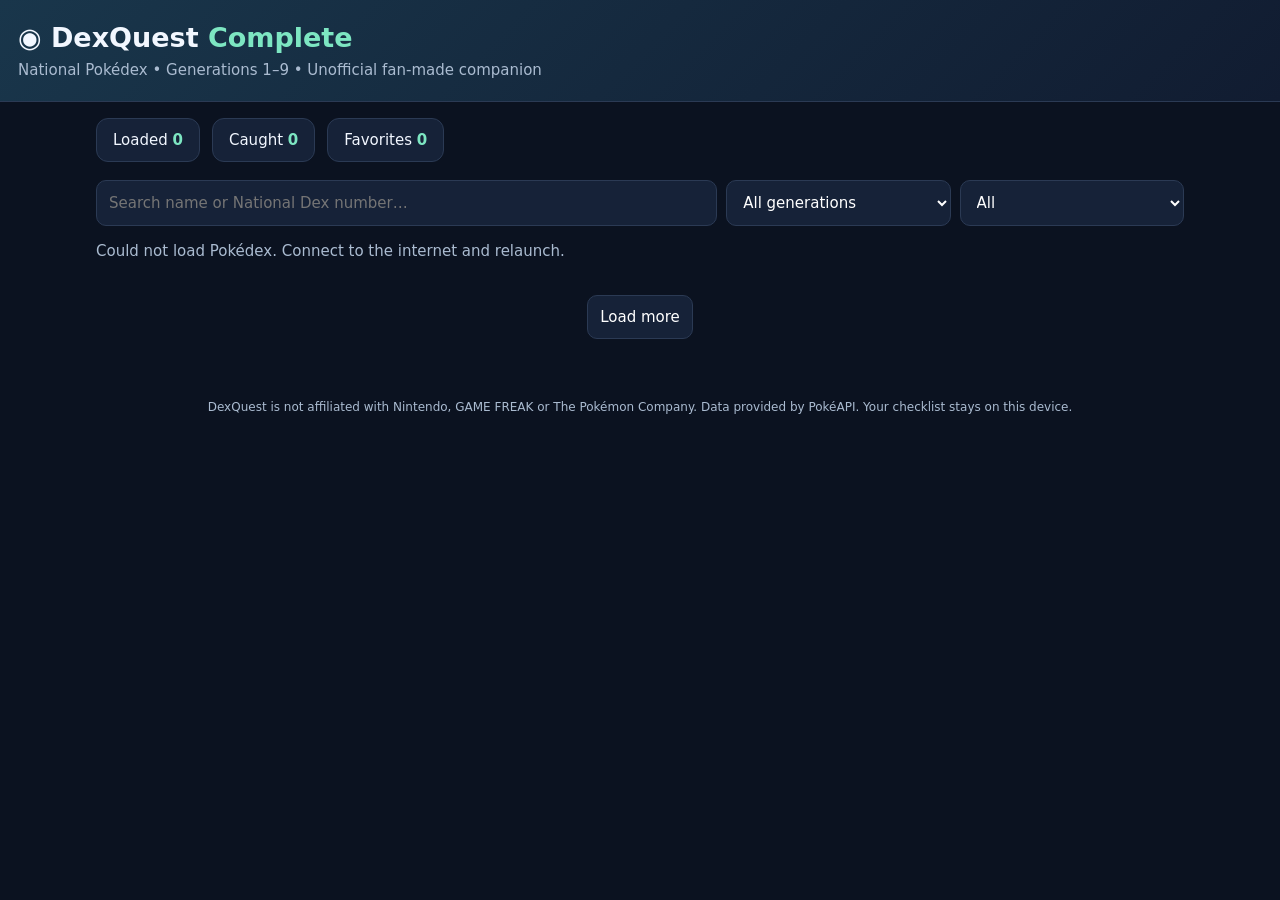
<file: complete-pokedex/app/src/main/assets/index.html>
<!doctype html>
<html lang="en"><head><meta charset="utf-8"><meta name="viewport" content="width=device-width, initial-scale=1">
<meta name="theme-color" content="#0b1220"><title>DexQuest Complete</title>
<style>
:root{color-scheme:dark;--bg:#0b1220;--panel:#162238;--line:#2b3a54;--muted:#aabbd0;--accent:#7de6c2}
*{box-sizing:border-box}body{margin:0;background:var(--bg);color:#f2f7ff;font:15px system-ui,-apple-system,sans-serif}header{padding:22px 18px;background:linear-gradient(135deg,#19364b,#111c31);border-bottom:1px solid var(--line)}h1{margin:0 0 8px;font-size:27px}header p{color:var(--muted);margin:0}main{max-width:1120px;margin:auto;padding:16px}.toolbar{display:flex;flex-wrap:wrap;gap:9px;margin-bottom:16px}input,select,button{background:var(--panel);border:1px solid var(--line);color:white;border-radius:10px;padding:12px;font:inherit}input{flex:3;min-width:180px}select{flex:1;min-width:130px}button{cursor:pointer}.stats{display:flex;gap:12px;flex-wrap:wrap;margin-bottom:18px}.stat{background:var(--panel);border:1px solid var(--line);padding:12px 16px;border-radius:12px}.stat b{color:var(--accent)}.cards{display:grid;grid-template-columns:repeat(auto-fill,minmax(155px,1fr));gap:12px}.card{border:1px solid var(--line);border-radius:16px;padding:12px;background:var(--panel);text-align:center}.card img{width:110px;height:110px;object-fit:contain}.card h3{font-size:16px;margin:5px 0}.number{color:var(--muted);font-size:12px}.type{display:inline-block;border-radius:20px;background:#29455e;padding:4px 9px;margin:4px 2px;font-size:11px}.controls{display:flex;gap:5px;justify-content:center;margin-top:10px}.controls button{font-size:12px;padding:7px}.active{background:#236b55;color:white}.muted{color:var(--muted)}dialog{background:var(--panel);color:#f2f7ff;border:1px solid var(--line);border-radius:16px;max-width:430px;width:94%;max-height:85vh;overflow:auto}dialog::backdrop{background:#000b}.detail{line-height:1.8}.close{float:right}#loadmore{display:block;margin:20px auto}footer{text-align:center;color:var(--muted);font-size:12px;padding:25px}
</style></head><body>
<header><h1>◉ DexQuest <span style="color:#7de6c2">Complete</span></h1><p>National Pokédex • Generations 1–9 • Unofficial fan-made companion</p></header>
<main><div class="stats"><div class="stat">Loaded <b id="total">0</b></div><div class="stat">Caught <b id="caughtCount">0</b></div><div class="stat">Favorites <b id="favoriteCount">0</b></div></div>
<div class="toolbar"><input id="search" placeholder="Search name or National Dex number…" aria-label="Search"><select id="generation" aria-label="Generation"><option value="0">All generations</option><option value="1">Kanto (1)</option><option value="2">Johto (2)</option><option value="3">Hoenn (3)</option><option value="4">Sinnoh (4)</option><option value="5">Unova (5)</option><option value="6">Kalos (6)</option><option value="7">Alola (7)</option><option value="8">Galar (8)</option><option value="9">Paldea (9)</option></select><select id="status" aria-label="Status"><option value="all">All</option><option value="caught">Caught</option><option value="missing">Missing</option><option value="favorite">Favorites</option></select></div>
<p id="message" class="muted">Loading species list from PokéAPI… Internet required for first fetch.</p><section id="cards" class="cards"></section><button id="loadmore" hidden>Load more</button></main>
<dialog id="detail"><button class="close" id="close">Close ×</button><div id="detailContent"></div></dialog>
<footer>DexQuest is not affiliated with Nintendo, GAME FREAK or The Pokémon Company. Data provided by PokéAPI. Your checklist stays on this device.</footer>
<script>
'use strict';
const MAX=1025, PAGE=60, BOUNDS=[0,151,251,386,493,649,721,809,905,1025];
const el=id=>document.getElementById(id);
function load(name){try{return new Set(JSON.parse(localStorage.getItem('dexquest-complete-'+name)||'[]'))}catch(e){return new Set()}}
const caught=load('caught'), favorites=load('favorites');
let species=[],filtered=[],visible=0,selected=null;
function store(name,set){localStorage.setItem('dexquest-complete-'+name,JSON.stringify([...set]))}
function number(id){return '#'+String(id).padStart(4,'0')}
function label(name){return name.split('-').map(p=>p[0].toUpperCase()+p.slice(1)).join(' ')}
function sprite(id){return 'https://raw.githubusercontent.com/PokeAPI/sprites/master/sprites/pokemon/other/official-artwork/'+id+'.png'}
function generation(id){return BOUNDS.findIndex((max,index)=>index>0&&id<=max)}
function updateStats(){el('total').textContent=species.length;el('caughtCount').textContent=caught.size;el('favoriteCount').textContent=favorites.size}
function toggle(set,key,id){set.has(id)?set.delete(id):set.add(id);store(key,set);updateStats();filter()}
function card(mon){
 const div=document.createElement('article');div.className='card';
 const img=document.createElement('img');img.loading='lazy';img.alt=label(mon.name);img.src=sprite(mon.id);
 const num=document.createElement('div');num.className='number';num.textContent=number(mon.id)+' • Gen '+generation(mon.id);
 const title=document.createElement('h3');title.textContent=label(mon.name);
 const controls=document.createElement('div');controls.className='controls';
 const catchBtn=document.createElement('button');catchBtn.textContent=caught.has(mon.id)?'✓ Caught':'○ Catch';catchBtn.className=caught.has(mon.id)?'active':'';
 catchBtn.onclick=()=>toggle(caught,'caught',mon.id);
 const favBtn=document.createElement('button');favBtn.textContent=favorites.has(mon.id)?'★':'☆';favBtn.ariaLabel='Toggle favorite';favBtn.className=favorites.has(mon.id)?'active':'';
 favBtn.onclick=()=>toggle(favorites,'favorites',mon.id);
 const info=document.createElement('button');info.textContent='Details';info.onclick=()=>details(mon);
 controls.append(catchBtn,favBtn,info);div.append(img,num,title,controls);return div;
}
function appendPage(){let end=Math.min(visible+PAGE,filtered.length);const fragment=document.createDocumentFragment();for(let i=visible;i<end;i++)fragment.appendChild(card(filtered[i]));el('cards').appendChild(fragment);visible=end;el('loadmore').hidden=visible>=filtered.length}
function filter(){
 const q=el('search').value.trim().toLowerCase(),gen=Number(el('generation').value),status=el('status').value;
 filtered=species.filter(m=>(!q||m.name.includes(q)||number(m.id).includes(q)||String(m.id)===q)&&(!gen||generation(m.id)===gen)&&(status==='all'||status==='caught'&&caught.has(m.id)||status==='missing'&&!caught.has(m.id)||status==='favorite'&&favorites.has(m.id)));
 visible=0;el('cards').replaceChildren();appendPage();el('message').textContent=filtered.length+' Pokémon found';
}
async function details(mon){
 selected=mon;el('detailContent').textContent='Loading…';el('detail').showModal();
 try{
  const res=await fetch('https://pokeapi.co/api/v2/pokemon/'+mon.id+'/');
  if(!res.ok)throw Error('HTTP '+res.status);
  const p=await res.json();if(selected!==mon)return;
  const body=document.createElement('div');body.className='detail';
  const img=document.createElement('img');img.src=sprite(mon.id);img.alt=label(mon.name);img.style.cssText='width:160px;height:160px;object-fit:contain;display:block;margin:auto';
  const h=document.createElement('h2');h.textContent=number(mon.id)+' '+label(mon.name);
  const type=document.createElement('p');type.textContent='Types: '+p.types.map(x=>label(x.type.name)).join(', ');
  const dimension=document.createElement('p');dimension.textContent='Height: '+(p.height/10)+' m • Weight: '+(p.weight/10)+' kg';
  const stats=document.createElement('p');stats.textContent=p.stats.map(s=>label(s.stat.name)+': '+s.base_stat).join(' • ');
  const abilities=document.createElement('p');abilities.textContent='Abilities: '+p.abilities.map(x=>label(x.ability.name)).join(', ');
  body.append(img,h,type,dimension,abilities,stats);el('detailContent').replaceChildren(body);
 }catch(e){el('detailContent').textContent='Details unavailable offline. Check your network connection.'}
}
async function init(){
 try{
  const response=await fetch('https://pokeapi.co/api/v2/pokemon-species?limit='+MAX+'&offset=0');
  if(!response.ok)throw Error('HTTP '+response.status);
  const data=await response.json();species=data.results.map((m,i)=>({id:i+1,name:m.name}));localStorage.setItem('dexquest-complete-species',JSON.stringify(species));
 }catch(e){try{species=JSON.parse(localStorage.getItem('dexquest-complete-species')||'[]')}catch(_){species=[]}}
 updateStats();filter();
 if(!species.length)el('message').textContent='Could not load Pokédex. Connect to the internet and relaunch.';
}
['search','generation','status'].forEach(id=>el(id).addEventListener(id==='search'?'input':'change',filter));
el('loadmore').onclick=appendPage;el('close').onclick=()=>el('detail').close();
window.dexBack=()=>{if(el('detail').open){el('detail').close();return true}return false};
init();
</script></body></html>
</file>
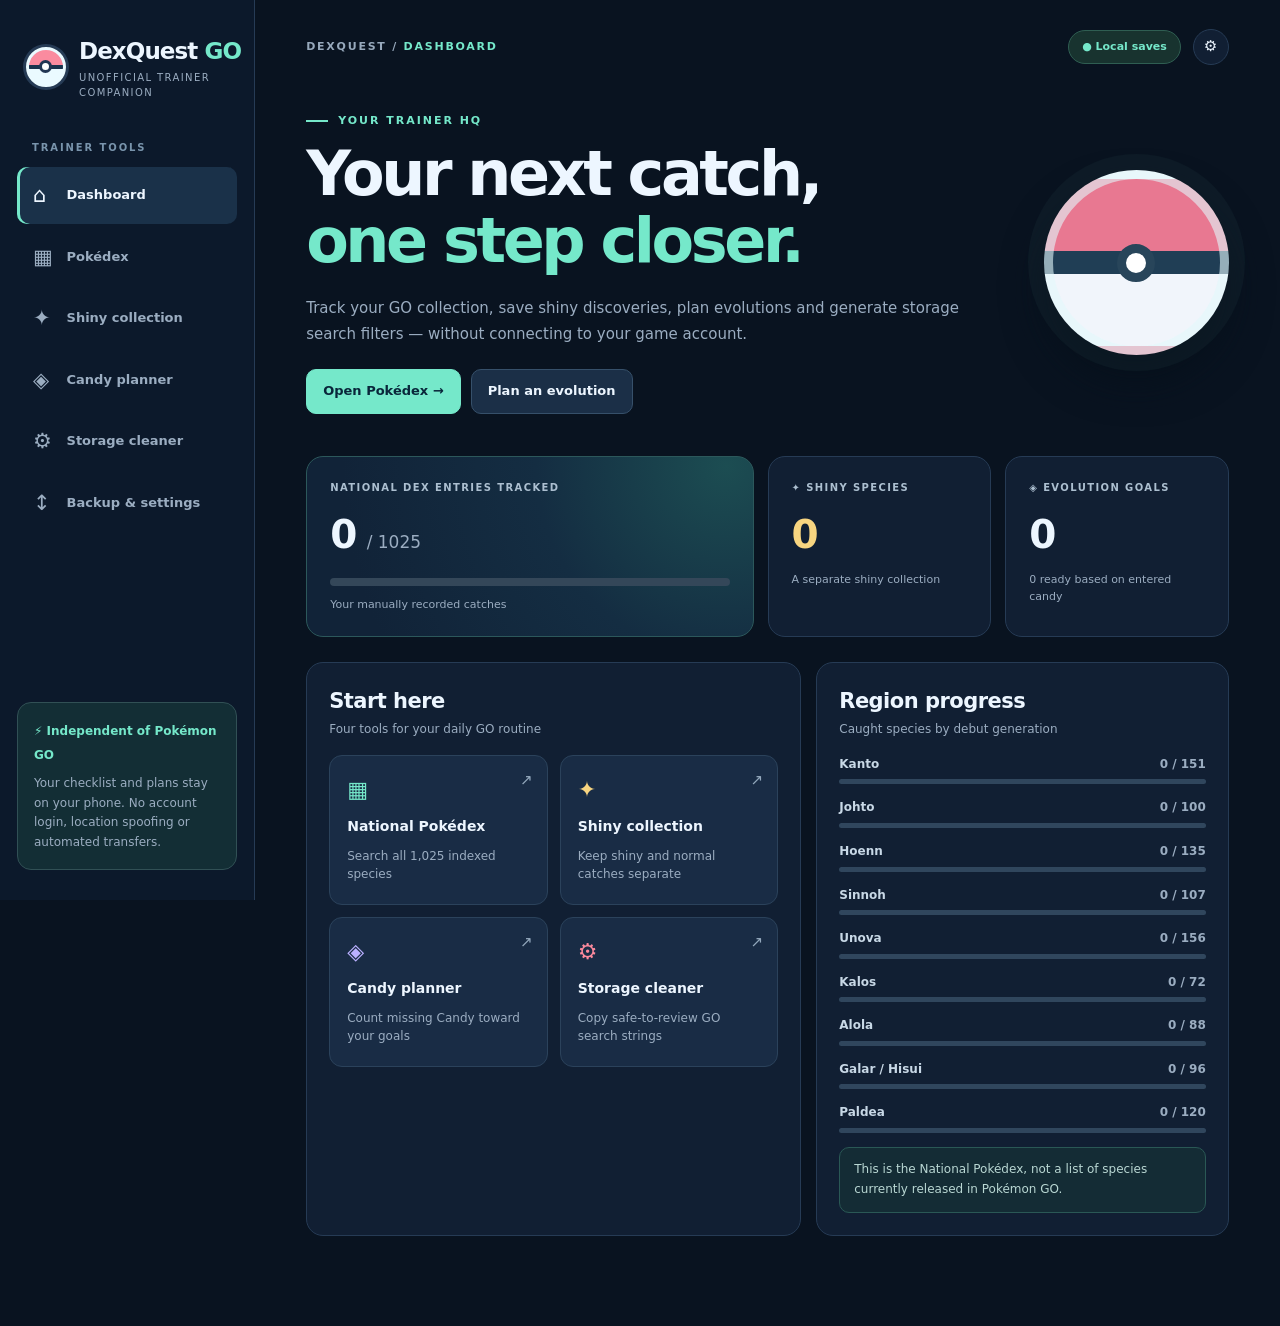
<file: DexQuest-GO/app/src/main/assets/index.html>
<!doctype html>
<html lang="en">
<head>
  <meta charset="UTF-8">
  <meta name="viewport" content="width=device-width, initial-scale=1, viewport-fit=cover">
  <meta name="theme-color" content="#091320">
  <meta name="description" content="DexQuest GO: an offline Pokémon GO companion for collection, shiny tracking, evolution goals and safer storage searches.">
  <meta http-equiv="Content-Security-Policy" content="default-src 'none'; script-src 'self'; style-src 'self' 'unsafe-inline'; img-src 'self' data: https://raw.githubusercontent.com; connect-src 'none'; base-uri 'none'; form-action 'none'; object-src 'none'">
  <title>DexQuest GO</title>
  <link rel="stylesheet" href="styles.css">
  <script defer src="species.js"></script>
  <script defer src="app.js"></script>
</head>
<body>
<div class="app-shell">
  <aside class="sidebar">
    <div class="brand"><div class="brand-ball" aria-hidden="true"><i></i></div><div><strong>DexQuest <em>GO</em></strong><span>Unofficial trainer companion</span></div></div>
    <div class="nav-label">TRAINER TOOLS</div>
    <nav class="desktop-nav" id="side-nav" aria-label="Main navigation">
      <button class="nav-btn selected" data-page="home"><span>⌂</span> Dashboard</button>
      <button class="nav-btn" data-page="dex"><span>▦</span> Pokédex</button>
      <button class="nav-btn" data-page="shiny"><span>✦</span> Shiny collection</button>
      <button class="nav-btn" data-page="planner"><span>◈</span> Candy planner</button>
      <button class="nav-btn" data-page="storage"><span>⚙</span> Storage cleaner</button>
      <button class="nav-btn" data-page="settings"><span>↕</span> Backup & settings</button>
    </nav>
    <div class="side-note"><strong>⚡ Independent of Pokémon GO</strong><p>Your checklist and plans stay on your phone. No account login, location spoofing or automated transfers.</p></div>
  </aside>
  <main class="main" id="main">
    <header class="topbar"><div><div class="breadcrumb">DEXQUEST / <span id="breadcrumb-page">DASHBOARD</span></div><div class="mobile-wordmark">DEXQUEST <span>GO</span></div></div><div class="top-actions"><span class="offline-pill">● Local saves</span><button class="top-settings" data-page="settings" aria-label="Open settings">⚙</button></div></header>

    <section class="page active" id="page-home" aria-label="Dashboard">
      <div class="hero"><div><div class="eyebrow">YOUR TRAINER HQ</div><h1>Your next catch,<br><span>one step closer.</span></h1><p>Track your GO collection, save shiny discoveries, plan evolutions and generate storage search filters — without connecting to your game account.</p><div class="hero-buttons"><button class="btn main-btn" data-page="dex">Open Pokédex →</button><button class="btn ghost-btn" data-page="planner">Plan an evolution</button></div></div><div class="hero-ball" aria-hidden="true"><div class="hero-ball-middle"></div></div></div>
      <div class="stats-grid">
        <div class="stat-card highlight"><div class="stat-label">NATIONAL DEX ENTRIES TRACKED</div><div class="stat-number" id="stat-caught">0 <small>/ 1025</small></div><div class="progress-track"><div id="progress-caught" class="progress-fill"></div></div><div class="stat-foot">Your manually recorded catches</div></div>
        <div class="stat-card"><div class="stat-label">✦ SHINY SPECIES</div><div class="stat-number shiny-num" id="stat-shiny">0</div><div class="stat-foot">A separate shiny collection</div></div>
        <div class="stat-card"><div class="stat-label">◈ EVOLUTION GOALS</div><div class="stat-number" id="stat-goals">0</div><div class="stat-foot" id="stat-goals-foot">0 ready based on entered candy</div></div>
      </div>
      <div class="two-column"><div class="panel"><div class="panel-title"><div><h2>Start here</h2><p>Four tools for your daily GO routine</p></div></div><div class="feature-grid">
        <button class="feature-card" data-page="dex"><span class="feature-ico mint">▦</span><strong>National Pokédex</strong><small>Search all 1,025 indexed species</small><span class="go-arrow">↗</span></button>
        <button class="feature-card" data-page="shiny"><span class="feature-ico gold">✦</span><strong>Shiny collection</strong><small>Keep shiny and normal catches separate</small><span class="go-arrow">↗</span></button>
        <button class="feature-card" data-page="planner"><span class="feature-ico violet">◈</span><strong>Candy planner</strong><small>Count missing Candy toward your goals</small><span class="go-arrow">↗</span></button>
        <button class="feature-card" data-page="storage"><span class="feature-ico coral">⚙</span><strong>Storage cleaner</strong><small>Copy safe-to-review GO search strings</small><span class="go-arrow">↗</span></button>
      </div></div><div class="panel progress-panel"><div class="panel-title"><div><h2>Region progress</h2><p>Caught species by debut generation</p></div></div><div id="region-progress"></div><div class="panel-hint">This is the National Pokédex, not a list of species currently released in Pokémon GO.</div></div></div>
    </section>

    <section class="page" id="page-dex" aria-label="National Pokédex">
      <div class="section-intro"><div class="eyebrow">SMART POKÉDEX</div><h1>Catch them <span>all.</span></h1><p>Mark Pokémon as caught, add them to your shiny collection, and search across nine generations.</p></div>
      <div class="panel dex-panel"><div class="filter-bar"><label class="field grow"><span>SEARCH</span><input type="search" id="dex-search" placeholder="Name or National Dex number…" autocomplete="off"></label><label class="field"><span>GENERATION</span><select id="dex-gen"><option value="all">All generations</option><option value="1">Kanto · Gen 1</option><option value="2">Johto · Gen 2</option><option value="3">Hoenn · Gen 3</option><option value="4">Sinnoh · Gen 4</option><option value="5">Unova · Gen 5</option><option value="6">Kalos · Gen 6</option><option value="7">Alola · Gen 7</option><option value="8">Galar/Hisui · Gen 8</option><option value="9">Paldea · Gen 9</option></select></label><label class="field"><span>STATUS</span><select id="dex-status"><option value="all">All</option><option value="caught">Caught</option><option value="missing">Not caught</option><option value="shiny">Shiny</option></select></label></div><div class="results-head"><span id="dex-count">0 Pokémon</span><span>Tap ✓ to mark caught, ✦ for shiny</span></div><div class="pokemon-grid" id="dex-grid"></div><div class="load-container"><button class="btn ghost-btn" id="dex-more">Load more Pokémon ↓</button></div></div>
    </section>

    <section class="page" id="page-shiny" aria-label="Shiny collection">
      <div class="section-intro"><div class="eyebrow golden">SHINY HUNTER</div><h1>A little <span>sparkle.</span></h1><p>Shiny Pokémon have their own checklist. Marking a shiny also marks its species as caught.</p></div>
      <div class="stats-grid shiny-stats"><div class="stat-card"><div class="stat-label">SHINY SPECIES RECORDED</div><div class="stat-number shiny-num" id="shiny-total">0</div></div><div class="stat-card"><div class="stat-label">SHINY RATE IN YOUR SPECIES CHECKLIST</div><div class="stat-number" id="shiny-progress">0%</div></div></div>
      <div class="panel dex-panel"><div class="filter-bar"><label class="field grow"><span>SEARCH</span><input type="search" id="shiny-search" placeholder="Search Pokémon…" autocomplete="off"></label><label class="field"><span>GENERATION</span><select id="shiny-gen"><option value="all">All generations</option><option value="1">Kanto</option><option value="2">Johto</option><option value="3">Hoenn</option><option value="4">Sinnoh</option><option value="5">Unova</option><option value="6">Kalos</option><option value="7">Alola</option><option value="8">Galar/Hisui</option><option value="9">Paldea</option></select></label><label class="field"><span>VIEW</span><select id="shiny-status"><option value="all">All species</option><option value="shiny">My shinies</option><option value="missing">Not shiny yet</option></select></label></div><div class="results-head"><span id="shiny-count">0 Pokémon</span><span>✦ = Shiny registered</span></div><div class="pokemon-grid" id="shiny-grid"></div><div class="load-container"><button class="btn ghost-btn" id="shiny-more">Load more Pokémon ↓</button></div></div>
    </section>

    <section class="page" id="page-planner" aria-label="Evolution and Candy planner">
      <div class="section-intro"><div class="eyebrow purple">EVOLUTION LAB</div><h1>Plan the next <span>evolution.</span></h1><p>Choose a Pokémon, set your Candy requirement, and track how much more you need. Special items and Buddy tasks go in Notes.</p></div>
      <div class="two-column planner-layout"><div class="panel"><div class="panel-title"><div><h2 id="goal-form-title">New evolution goal</h2><p>Costs are editable — always confirm in Pokémon GO.</p></div></div>
        <form id="goal-form" autocomplete="off">
          <label class="field"><span>POKÉMON</span><input id="goal-species" list="species-options" required placeholder="e.g. Magikarp or #129"><datalist id="species-options"></datalist></label>
          <label class="field"><span>TARGET EVOLUTION</span><input id="goal-target" maxlength="80" required placeholder="e.g. Gyarados"></label>
          <div class="form-grid"><label class="field"><span>CANDY NEEDED</span><input id="goal-cost" type="number" min="0" max="1000000" required placeholder="400"></label><label class="field"><span>CANDY YOU HAVE</span><input id="goal-have" type="number" min="0" max="1000000" required value="0"></label></div>
          <label class="field"><span>ITEM / QUEST / NOTES (OPTIONAL)</span><textarea id="goal-note" rows="3" maxlength="300" placeholder="Evolution item, buddy distance, trade bonus, special condition…"></textarea></label>
          <div class="form-actions"><button type="submit" class="btn main-btn" id="goal-submit">Add evolution goal</button><button type="button" class="btn ghost-btn hidden" id="cancel-edit">Cancel edit</button></div>
        </form>
        <div class="tip-card">◈ Select a name such as Magikarp, Eevee or Bulbasaur to see an editable example evolution cost. Not all evolutions use Candy alone.</div>
      </div><div class="panel"><div class="panel-title"><div><h2>Your candy goals</h2><p id="goals-summary">No goals yet</p></div></div><div id="goals-list" class="goals-list"></div></div></div>
    </section>

    <section class="page" id="page-storage" aria-label="Storage cleaner">
      <div class="section-intro"><div class="eyebrow coral">STORAGE HELPER</div><h1>Find space. <span>Keep favorites.</span></h1><p>Build a Pokémon GO inventory search query, copy it, and inspect the matches yourself. This app never transfers Pokémon.</p></div>
      <div class="two-column storage-layout"><div class="panel"><div class="panel-title"><div><h2>Build a review filter</h2><p>Start conservative, then customize</p></div></div>
      <div class="option-set"><h3>Narrow results</h3><label class="toggle-row"><input type="checkbox" id="storage-low" checked><span>Exclude 3★ and 4★ appraisal Pokémon <small>Shows likely 0–2★ candidates</small></span></label><label class="toggle-row"><input type="checkbox" id="storage-recent"><span>Only caught within 24 hours (age0)</span></label></div>
      <div class="option-set"><h3>Exclude special Pokémon</h3><div class="toggle-grid"><label class="toggle-row"><input type="checkbox" id="ex-shiny" checked><span>Shiny</span></label><label class="toggle-row"><input type="checkbox" id="ex-legendary" checked><span>Legendary</span></label><label class="toggle-row"><input type="checkbox" id="ex-mythical" checked><span>Mythical</span></label><label class="toggle-row"><input type="checkbox" id="ex-lucky" checked><span>Lucky</span></label><label class="toggle-row"><input type="checkbox" id="ex-favorite" checked><span>Favorite</span></label><label class="toggle-row"><input type="checkbox" id="ex-shadow" checked><span>Shadow</span></label><label class="toggle-row"><input type="checkbox" id="ex-costume" checked><span>Costume</span></label><label class="toggle-row"><input type="checkbox" id="ex-defender" checked><span>Gym defender</span></label></div></div><button class="btn ghost-btn" id="storage-reset">Restore conservative defaults</button></div>
      <div class="panel query-panel"><div class="panel-title"><div><h2>Ready to paste</h2><p>Pokémon GO → Pokémon Storage → search</p></div></div><div class="query-value" id="storage-query" aria-live="polite"></div><div class="query-buttons"><button class="btn main-btn" id="copy-query">Copy GO search string</button><button class="btn ghost-btn" id="share-query">Share text</button></div><div class="hint-warning"><strong>⚠ Review matches before transferring.</strong><p>GO search filters are not a guarantee that a Pokémon is disposable. Check event backgrounds, PvP IVs, legacy moves, trades and sentimental Pokémon individually.</p></div><div class="presets"><h3>Useful searches</h3><button class="preset" data-query="evolvenew">New evolutions <span>evolvenew ⧉</span></button><button class="preset" data-query="tradeevolve">Trade evolutions <span>tradeevolve ⧉</span></button><button class="preset" data-query="4*">Perfect appraisal <span>4* ⧉</span></button><button class="preset" data-query="shiny">Your shinies <span>shiny ⧉</span></button></div></div></div>
    </section>

    <section class="page" id="page-settings" aria-label="Settings and backup">
      <div class="section-intro"><div class="eyebrow">LOCAL FIRST</div><h1>Keep your <span>progress.</span></h1><p>Your collection and candy goals are saved automatically on this device. Make a JSON backup before uninstalling, clearing app data or changing phones.</p></div>
      <div class="panel settings-panel"><h2>Backup & restore</h2><p>Export your DexQuest GO checklist, Shiny collection and Candy goals into one JSON file. Restore it on any DexQuest GO installation.</p><div class="form-actions"><button class="btn main-btn" id="export-button">↓ Export JSON backup</button><button class="btn ghost-btn" id="import-button">↑ Import JSON backup</button><input type="file" accept=".json,application/json" id="import-file" class="visually-hidden"></div><div class="tip-card">FireRed and Pokémon GO are different games: old FireRed catches are <strong>not</strong> imported as Pokémon GO catches.</div><hr><h2>Reset DexQuest GO</h2><p>Deletes local GO catch marks, shiny marks and evolution goals. Export a backup first.</p><button class="btn danger-btn" id="reset-button">Clear all local data</button><hr><h2>About the Pokédex</h2><p>Includes 1,025 National Dex species from Generations 1–9. This is a generic species catalog, <strong>not</strong> a verified list of Pokémon already released or shiny-eligible in GO. Region variants, costumes, forms and individual Pokémon are not separately tracked in v1.0.</p><p>Independent fan project, not endorsed by Niantic, Scopely or The Pokémon Company. Optional Pokémon artwork requires internet; tracking, planning and saved data work offline.</p><p class="tiny-note">DexQuest GO 1.0.0 · Android project source included · All changes saved locally</p></div>
    </section>
  </main>
</div>
<nav class="bottom-nav" aria-label="Mobile navigation"><button data-page="home" class="selected"><span>⌂</span><small>Home</small></button><button data-page="dex"><span>▦</span><small>Dex</small></button><button data-page="shiny"><span>✦</span><small>Shiny</small></button><button data-page="planner"><span>◈</span><small>Candy</small></button><button data-page="storage"><span>⚙</span><small>Storage</small></button></nav>
<div id="toast" role="status" aria-live="polite"></div>
</body>
</html>
</file>
<file: DexQuest-GO/app/src/main/assets/styles.css>
:root{--bg:#091320;--surface:#111f33;--panel:#132339;--panel2:#192c45;--line:#263b55;--text:#edf6ff;--muted:#9badc1;--mint:#75e8ca;--gold:#f8d580;--pink:#fc8a9d;--violet:#bab0ff;--shadow:0 14px 36px rgba(0,0,0,.17)}*{box-sizing:border-box}html{color-scheme:dark}body{margin:0;background:var(--bg);color:var(--text);font:15px/1.55 system-ui,-apple-system,"Segoe UI",Roboto,Arial,sans-serif}button,input,textarea,select{font:inherit}button{cursor:pointer}button:disabled{cursor:default;opacity:.5}button:focus-visible,input:focus-visible,select:focus-visible,textarea:focus-visible{outline:2px solid var(--mint);outline-offset:2px}h1,h2,h3,p{margin-top:0}h1{font-size:clamp(36px,5vw,62px);line-height:1.08;letter-spacing:-.055em;margin:12px 0 20px;font-weight:850}h1 span{color:var(--mint)}h2{font-size:21px;letter-spacing:-.025em;margin:0 0 3px}h3{font-size:14px}p{color:var(--muted)}em{font-style:normal}small{font-size:12px}.app-shell{min-height:100vh}.sidebar{position:fixed;inset:0 auto 0 0;width:255px;background:#0c192b;border-right:1px solid var(--line);padding:30px 17px;display:flex;flex-direction:column;z-index:10}.brand{display:flex;align-items:center;gap:13px;padding:4px 9px 39px}.brand strong{font-size:23px;letter-spacing:-.04em;white-space:nowrap}.brand em{color:var(--mint)}.brand span{display:block;font-size:10px;letter-spacing:.14em;text-transform:uppercase;color:var(--muted)}.brand-ball{position:relative;width:40px;height:40px;flex-shrink:0;border-radius:50%;border:3px solid #eafaff;background:linear-gradient(#fa8b9f 0 43%,#19334e 43% 57%,#eafaff 57%);box-shadow:0 0 0 3px #263b55}.brand-ball i{position:absolute;width:13px;height:13px;background:white;border:3px solid #213653;border-radius:50%;left:10px;top:10px}.nav-label{color:#7994ac;font-size:10px;font-weight:800;letter-spacing:.19em;margin:0 15px 12px}.desktop-nav{display:flex;flex-direction:column;gap:5px}.nav-btn{border:0;background:transparent;color:var(--muted);padding:12px 16px;text-align:left;border-radius:10px;font-size:13px;font-weight:700}.nav-btn span{font-size:21px;width:29px;display:inline-block;vertical-align:middle;font-weight:400}.nav-btn:hover,.nav-btn.selected{background:#1a3149;color:var(--text)}.nav-btn.selected{box-shadow:inset 3px 0 var(--mint)}.side-note{margin-top:auto;border:1px solid #315055;background:#132e35;border-radius:14px;padding:16px}.side-note strong{font-size:12px;color:var(--mint)}.side-note p{font-size:12px;line-height:1.65;margin:8px 0 0}.main{margin-left:255px;padding:29px clamp(20px,4vw,65px) 90px;max-width:1850px}.topbar{display:flex;justify-content:space-between;align-items:center;gap:12px;margin-bottom:29px}.breadcrumb{font-size:11px;color:#97a9bc;letter-spacing:.16em;font-weight:750}.breadcrumb span{color:var(--mint)}.mobile-wordmark{display:none}.top-actions{display:flex;gap:12px;align-items:center}.offline-pill{background:#18332f;border:1px solid #2f5e52;color:var(--mint);font-weight:750;font-size:11px;border-radius:99px;padding:7px 13px}.top-settings{border:1px solid var(--line);color:var(--text);background:var(--surface);border-radius:50%;width:36px;height:36px}.page{display:none;animation:slide .15s ease-out}.page.active{display:block}@keyframes slide{from{opacity:.5;transform:translateY(4px)}to{opacity:1;transform:none}}.eyebrow{color:var(--mint);font-size:11px;letter-spacing:.18em;font-weight:900}.eyebrow::before{content:"";display:inline-block;width:22px;height:2px;background:currentColor;vertical-align:middle;margin-right:10px}.eyebrow.golden{color:var(--gold)}.eyebrow.purple{color:var(--violet)}.eyebrow.coral{color:var(--pink)}.hero{display:flex;justify-content:space-between;gap:20px;align-items:center;margin-bottom:23px;padding:18px 0 19px}.hero>div:first-child{max-width:690px}.hero p,.section-intro p{max-width:760px;line-height:1.75}.hero-buttons,.form-actions,.query-buttons{display:flex;flex-wrap:wrap;gap:10px;margin-top:22px}.btn{border-radius:10px;padding:11px 16px;font-weight:800;font-size:13px;min-height:43px}.main-btn{border:1px solid var(--mint);background:var(--mint);color:#09263a}.main-btn:hover{background:#a3f4dd}.ghost-btn{border:1px solid #36506a;background:#1b2f47;color:var(--text)}.ghost-btn:hover{background:#28405b}.hero-ball{width:185px;height:185px;border:9px solid rgba(227,248,252,.6);border-radius:50%;background:linear-gradient(#e87891 0 43%,#203e55 43% 57%,#f1f5fb 57%);position:relative;flex-shrink:0;box-shadow:0 0 0 16px rgba(117,232,202,.04),0 25px 40px #06101b}.hero-ball-middle{position:absolute;top:calc(50% - 19px);left:calc(50% - 19px);height:38px;width:38px;border:9px solid #28455a;background:white;border-radius:50%}.stats-grid{display:grid;grid-template-columns:2fr 1fr 1fr;gap:14px;margin-bottom:25px}.stat-card,.panel{background:var(--surface);border:1px solid var(--line);border-radius:17px}.stat-card{padding:23px;min-height:160px}.stat-card.highlight{background:radial-gradient(circle at 94% 5%,#1c4d52 0%,#142d42 42%,#112338 85%);border-color:#2c585b}.stat-label{color:#acbfd0;font-size:10px;letter-spacing:.14em;font-weight:800}.stat-number{font-size:39px;font-weight:900;letter-spacing:-.055em;margin:10px 0 5px}.stat-number small{font-size:17px;color:var(--muted);font-weight:500;letter-spacing:0}.stat-number.shiny-num{color:var(--gold)}.stat-foot{font-size:11px;color:var(--muted)}.progress-track{height:8px;border-radius:20px;overflow:hidden;background:#344759;margin:12px 0 10px}.progress-fill{height:100%;width:0;background:var(--mint);transition:width .25s}.two-column{display:grid;grid-template-columns:1.2fr 1fr;gap:15px}.panel{padding:22px;min-width:0}.panel-title{display:flex;justify-content:space-between;gap:10px;margin-bottom:16px}.panel-title p{font-size:12px;margin:0}.feature-grid{display:grid;grid-template-columns:1fr 1fr;gap:12px}.feature-card{text-align:left;position:relative;display:flex;flex-direction:column;align-items:flex-start;gap:9px;background:var(--panel2);border:1px solid #2b425b;color:var(--text);padding:17px;border-radius:13px;min-height:150px}.feature-card strong{font-size:14px}.feature-card small{color:var(--muted)}.feature-ico{font-size:22px}.feature-ico.mint{color:var(--mint)}.feature-ico.gold{color:var(--gold)}.feature-ico.violet{color:var(--violet)}.feature-ico.coral{color:var(--pink)}.go-arrow{position:absolute;top:13px;right:14px;color:#94a9bd}.region-line{margin:0 0 14px}.region-top{display:flex;justify-content:space-between;font-size:12px;font-weight:650;color:#c8d8e6}.region-top span:last-child{color:var(--muted)}.region-track{height:5px;border-radius:10px;background:#30465d;overflow:hidden;margin-top:6px}.region-track div{background:var(--mint);height:100%}.panel-hint,.tip-card{color:#b9d7d3;background:#142c35;border:1px solid #2a5855;border-radius:10px;padding:12px 14px;font-size:12px;line-height:1.65}.section-intro{margin:0 0 24px}.section-intro h1{margin-bottom:10px}.section-intro p{margin-bottom:0}.dex-panel{padding:20px}.filter-bar{display:flex;gap:12px;flex-wrap:wrap;margin-bottom:20px}.field{display:flex;flex-direction:column;gap:6px;min-width:140px;flex:1}.field.grow{flex:2;min-width:190px}.field span{color:#b9cbda;font-size:10px;letter-spacing:.12em;font-weight:800}input,select,textarea{width:100%;border:1px solid #36506a;border-radius:9px;background:#0e1d31;color:var(--text);min-height:43px;padding:10px 11px;outline:none}input[type=checkbox]{accent-color:var(--mint);width:17px;height:17px;min-height:17px;flex-shrink:0}.results-head{display:flex;justify-content:space-between;gap:8px;color:var(--muted);font-size:12px;margin:7px 0 14px}.results-head span:first-child{font-weight:700;color:var(--text)}.pokemon-grid{display:grid;grid-template-columns:repeat(auto-fill,minmax(208px,1fr));gap:12px}.poke-card{background:var(--panel);border:1px solid #2b3e55;border-radius:13px;overflow:hidden;min-width:0}.poke-top{display:flex;align-items:center;gap:10px;padding:12px}.poke-sprite{position:relative;width:62px;height:62px;flex-shrink:0;border-radius:10px;background:#223950;display:grid;place-items:center;overflow:hidden;color:#c3e4e4;font-size:22px;font-weight:850}.poke-sprite img{position:absolute;inset:0;display:block;width:100%;height:100%;object-fit:contain;background:#223950}.poke-id{color:#839cb2;font-size:10px;font-weight:800;letter-spacing:.09em}.poke-name{font-size:15px;font-weight:800;overflow-wrap:anywhere;line-height:1.2;margin-top:4px}.poke-region{font-size:10px;color:#92a8bc;margin-top:4px}.poke-buttons{display:flex;border-top:1px solid var(--line)}.poke-buttons button{flex:1;min-height:38px;border:0;background:none;color:#96b0c7;font-size:12px;font-weight:800}.poke-buttons button+button{border-left:1px solid var(--line)}.poke-buttons button.active-caught{color:var(--mint);background:#153a3b}.poke-buttons button.active-shiny{color:var(--gold);background:#3a3329}.poke-buttons button:hover{background:#263e57}.empty{color:var(--muted);text-align:center;grid-column:1/-1;padding:46px}.load-container{display:flex;justify-content:center;margin-top:20px}.shiny-stats{grid-template-columns:1fr 1fr}.planner-layout{grid-template-columns:minmax(295px,.9fr) minmax(300px,1.1fr)}.form-grid{display:grid;grid-template-columns:1fr 1fr;gap:12px}.form-grid,.planner-layout .field{margin-bottom:14px}.planner-layout textarea{resize:vertical}.planner-layout .tip-card{margin-top:20px}.goal-card{border:1px solid #31465e;border-radius:12px;background:#182a42;padding:15px;margin-bottom:12px}.goal-head{display:flex;justify-content:space-between;gap:8px;align-items:flex-start}.goal-name{font-size:15px;font-weight:850}.goal-sub{color:var(--muted);font-size:11px}.goal-tag{border-radius:20px;padding:4px 9px;color:var(--gold);background:#4d4130;font-weight:800;font-size:11px;white-space:nowrap}.goal-tag.ready{background:#19453d;color:var(--mint)}.goal-track{height:7px;background:#34495e;border-radius:20px;overflow:hidden;margin:12px 0 6px}.goal-track div{height:100%;background:var(--violet)}.goal-count{display:flex;justify-content:space-between;gap:12px;font-size:12px}.goal-count strong{color:var(--text)}.goal-note{color:#bfc9dd;font-size:12px;white-space:pre-wrap;margin:9px 0 0;overflow-wrap:anywhere}.goal-controls{display:flex;gap:6px;flex-wrap:wrap;margin-top:14px}.goal-controls button{padding:6px 9px;color:var(--text);background:#243c57;border:1px solid #335373;border-radius:7px;font-size:11px}.goal-controls button.danger{color:#ffa9b6}.option-set{border-top:1px solid var(--line);padding:16px 0}.option-set h3,.presets h3{color:var(--muted);font-size:11px;letter-spacing:.13em;margin:0 0 12px}.toggle-row{display:flex;align-items:center;gap:10px;font-size:13px;color:#dbe8f3;padding:7px 0}.toggle-row small{display:block;color:var(--muted);font-size:11px}.toggle-grid{display:grid;grid-template-columns:1fr 1fr;column-gap:12px}.query-value{padding:17px;border-radius:11px;border:1px dashed #3c736d;background:#0c2830;color:var(--mint);font:700 13px/1.75 ui-monospace,SFMono-Regular,Consolas,monospace;overflow-wrap:anywhere;user-select:all}.query-panel .hint-warning{margin:19px 0;padding:14px;background:#332b27;border:1px solid #675547;border-radius:11px}.hint-warning strong{color:var(--gold);font-size:12px}.hint-warning p{font-size:12px;line-height:1.7;margin:5px 0 0}.presets{border-top:1px solid var(--line);padding-top:17px}.preset{display:flex;justify-content:space-between;gap:10px;width:100%;background:transparent;border:0;border-bottom:1px solid var(--line);color:var(--text);text-align:left;padding:13px 2px;font-size:12px;font-weight:700}.preset span{font:11px ui-monospace,monospace;color:var(--muted)}.settings-panel{max-width:900px}.settings-panel>p{line-height:1.7}.settings-panel hr{border:0;border-top:1px solid var(--line);margin:25px 0}.settings-panel .tip-card{margin-top:20px}.danger-btn{border:1px solid #945265;background:#452c3d;color:#ffb6c2}.tiny-note{font-size:11px}.hidden,.visually-hidden{display:none!important}.bottom-nav{display:none}#toast{position:fixed;z-index:80;bottom:28px;left:50%;transform:translateX(-50%);padding:11px 15px;border-radius:10px;background:#315f58;color:#f5fffc;font-size:13px;box-shadow:var(--shadow);opacity:0;pointer-events:none;transition:opacity .15s;max-width:90%;text-align:center}#toast.show{opacity:1}
@media(max-width:1120px){.sidebar{width:205px;padding:24px 10px}.main{margin-left:205px;padding:22px 23px 85px}.brand strong{font-size:19px}.stats-grid{grid-template-columns:1.5fr 1fr 1fr}.two-column{grid-template-columns:1fr}.planner-layout{grid-template-columns:1fr 1fr}.hero-ball{width:135px;height:135px}}
@media(max-width:750px){.sidebar{display:none}.main{margin-left:0;padding:18px 15px 103px}.topbar{margin-bottom:16px}.breadcrumb{display:none}.mobile-wordmark{display:block;font-size:17px;letter-spacing:-.04em;font-weight:900}.mobile-wordmark span{color:var(--mint)}.offline-pill{font-size:10px;padding:5px 9px}.hero{padding:11px 0;gap:6px}.hero-ball{display:none}.hero h1,.section-intro h1{font-size:38px}.hero p,.section-intro p{font-size:13px}.stats-grid{grid-template-columns:1fr 1fr;gap:10px}.stat-card{min-height:135px;padding:16px}.stat-card.highlight{grid-column:1/-1}.stat-number{font-size:33px}.two-column,.planner-layout{grid-template-columns:1fr}.panel{padding:17px}.feature-card{padding:14px;min-height:140px}.feature-grid{gap:9px}.bottom-nav{position:fixed;left:0;right:0;bottom:0;z-index:40;display:grid;grid-template-columns:repeat(5,1fr);background:#0b1a2b;border-top:1px solid #2e435a;padding:5px 6px max(7px,env(safe-area-inset-bottom));box-shadow:0 -7px 23px #07101c}.bottom-nav button{border:0;border-radius:8px;background:none;color:#9eb2c3;padding:7px 0 4px;display:flex;flex-direction:column;align-items:center;gap:1px}.bottom-nav button span{font-size:22px;line-height:1}.bottom-nav button small{font-size:10px}.bottom-nav button.selected{color:var(--mint);background:#183b3a}#toast{bottom:85px}.pokemon-grid{grid-template-columns:repeat(2,minmax(0,1fr));gap:9px}.poke-top{padding:9px;gap:7px}.poke-sprite{width:47px;height:47px}.poke-name{font-size:12px}.poke-region{font-size:9px}.poke-buttons button{font-size:11px}.filter-bar{gap:8px}.field{min-width:115px}.field.grow{flex-basis:100%}.results-head span:last-child{display:none}.query-buttons{flex-direction:column}.query-buttons>.btn{width:100%}.stat-foot{font-size:10px}}
@media(max-width:360px){.poke-sprite{width:38px;height:38px}.poke-top{gap:5px}.poke-name{font-size:11px}.feature-grid{grid-template-columns:1fr}.toggle-grid{grid-template-columns:1fr}}
</file>
